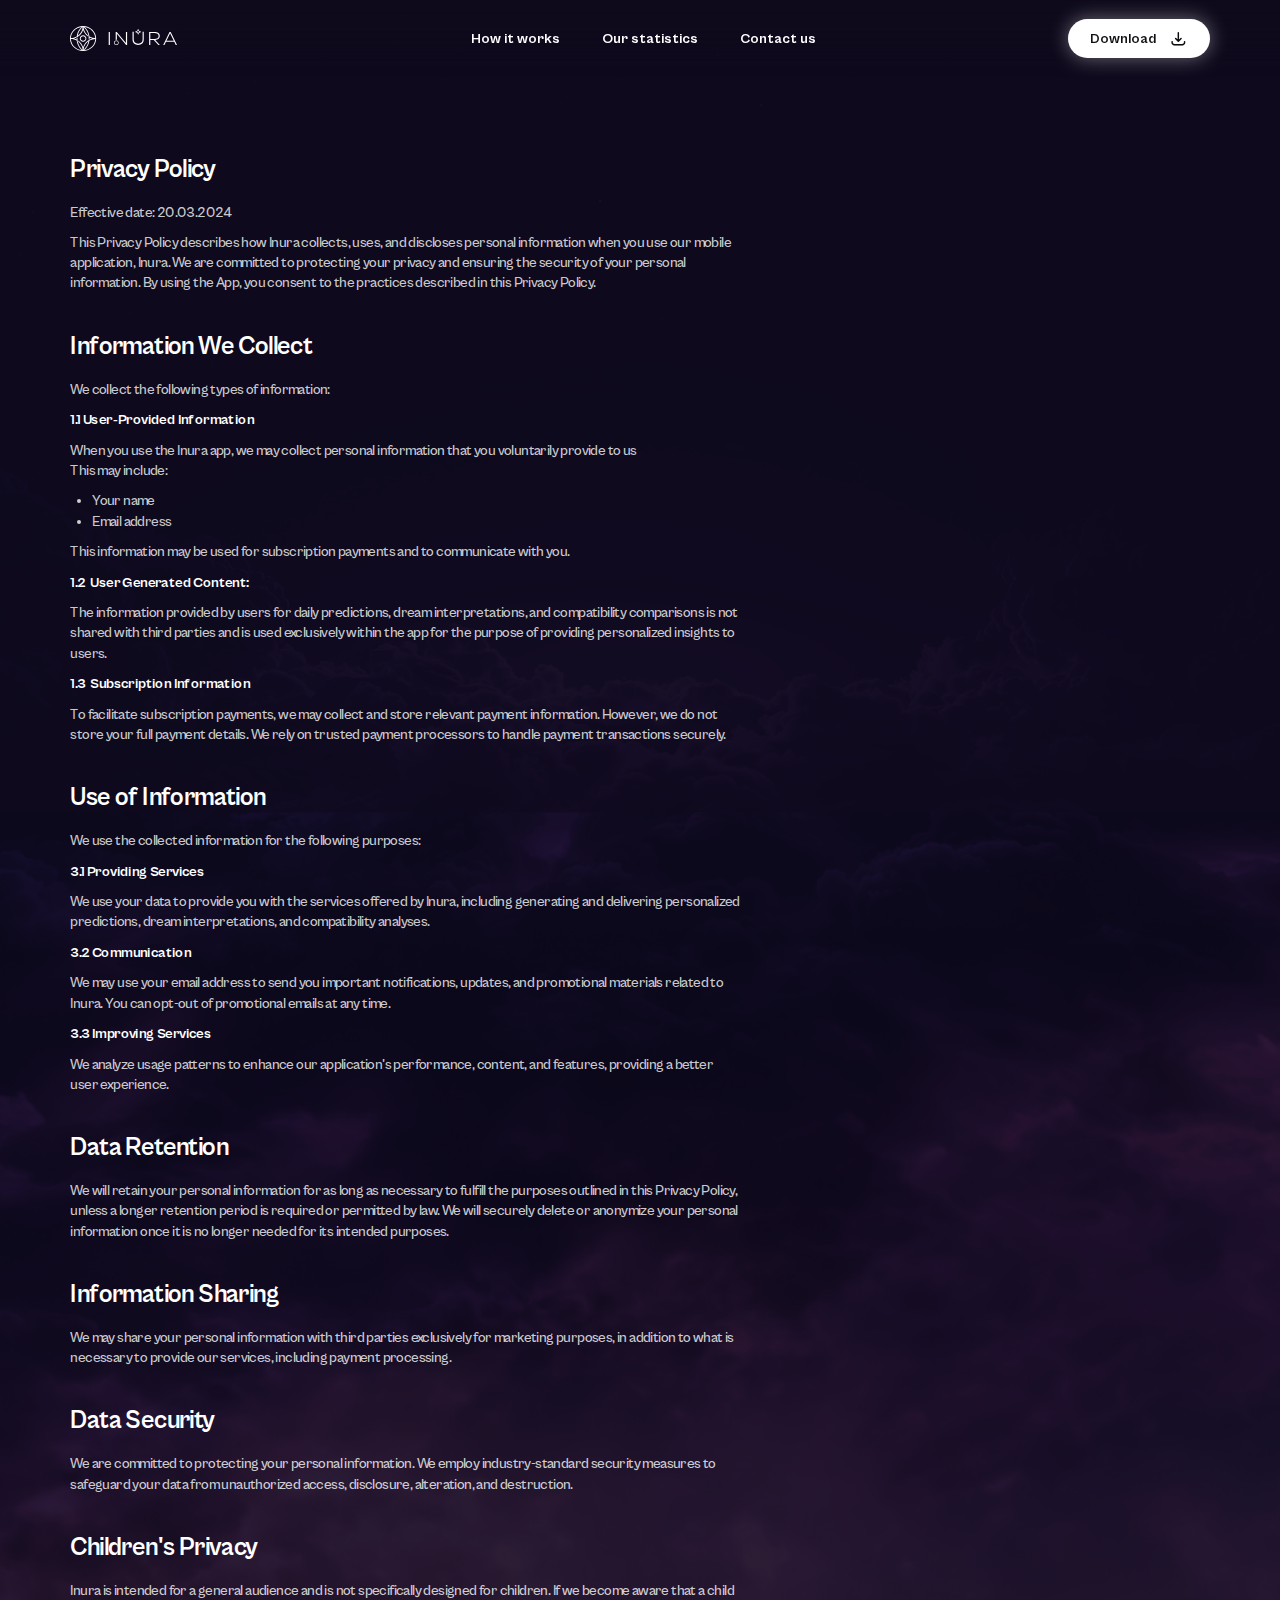
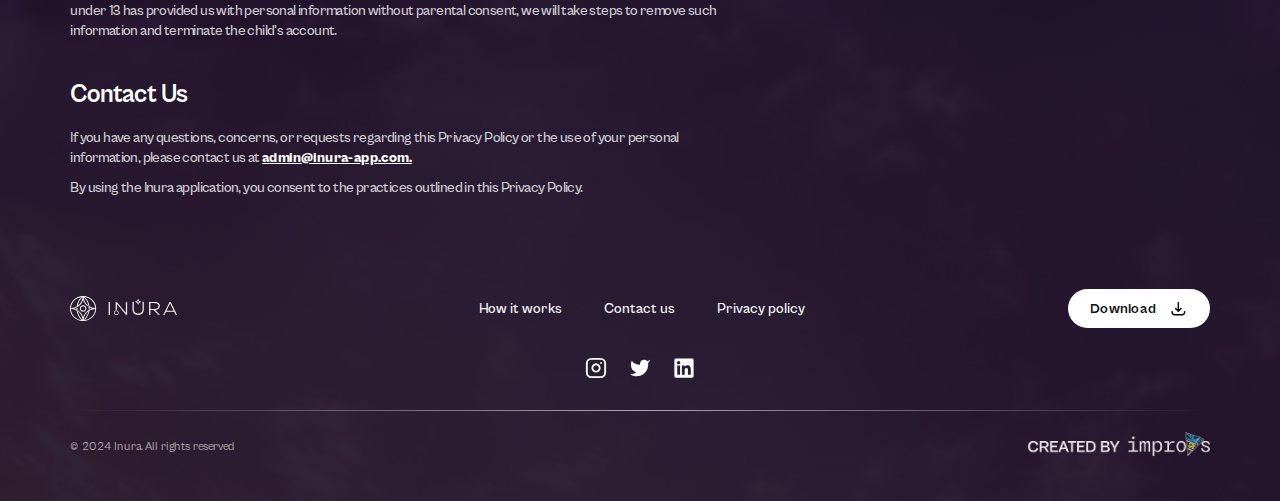
<file: privacy-policy/index.html>
<!DOCTYPE html>
<html lang="en">
  <head>
    <meta charset="UTF-8" />
    <meta name="viewport" content="width=device-width, initial-scale=1.0" />
    <link rel="icon" href="favicon.ico" type="image/x-icon" />
    <link rel="shortcut icon" href="favicon.ico" type="image/x-icon" />

    <!-- OpenGraph Meta Tags -->
    <meta property="og:title" content="Inura | Stars whisper fate's secrets." />
    <meta
      property="og:description"
      content="Step into the realm of divination with Inura. Uncover the mysteries of your future on this fascinating journey into the mystical!"
    />
    <meta property="og:image" content="" />
    <meta property="og:type" content="website" />

    <title>Inura | Stars whisper fate's secrets.</title>
    <meta
      name="description"
      content="Step into the realm of divination with Inura. Uncover the mysteries of your future on this fascinating journey into the mystical!"
    />
    <!-- OpenGraph Meta Tags -->

    <!-- Twitter Meta Tags -->
    <meta name="twitter:card" content="summary_large_image" />
    <meta
      name="twitter:title"
      content="Inura | Stars whisper fate's secrets."
    />
    <meta
      name="twitter:description"
      content="Step into the realm of divination with Inura. Uncover the mysteries of your future on this fascinating journey into the mystical!"
    />
    <meta name="twitter:image" content="" />
    <!-- Twitter Meta Tags -->

    <!-- Fonts -->
    <link rel="stylesheet" href="../media/fonts/cabinetGrotesk/style.css" />
    <link rel="stylesheet" href="../media/fonts/revolve/stylesheet.css" />
    <!-- Fonts -->

    <!-- Styles -->
    <link rel="stylesheet" href="../styles/reset.css" />
    <link rel="stylesheet" href="../styles/variables.css" />
    <link rel="stylesheet" href="../styles/global.css" />

    <link rel="stylesheet" href="../styles/components/header.css" />
    <link rel="stylesheet" href="../styles/components/buttons.css" />
    <link rel="stylesheet" href="../styles/components/footer.css" />

    <link rel="stylesheet" href="../styles/style.css" />
    <link rel="stylesheet" href="../styles/styles.mobile.css" />
    <!-- Styles -->

    <script
      src="https://code.jquery.com/jquery-3.7.1.min.js"
      integrity="sha256-/JqT3SQfawRcv/BIHPThkBvs0OEvtFFmqPF/lYI/Cxo="
      crossorigin="anonymous"
    ></script>
  </head>
  <body class="privacy-policy-body">
    <header>
      <img src="../media/images/logo.svg" alt="header icon logo" />
      <nav>
        <a href="../index.html">How it works</a>
        <a href="../index.html">Our statistics</a>
        <a href="../index.html">Contact us</a>
      </nav>
      <button class="button">
        Download
        <svg
          width="20"
          height="21"
          viewBox="0 0 20 21"
          fill="none"
          xmlns="http://www.w3.org/2000/svg"
        >
          <path
            d="M3.32812 13.8367V14.6667C3.32812 15.3297 3.59152 15.9656 4.06036 16.4344C4.5292 16.9033 5.16508 17.1667 5.82812 17.1667H14.1615C14.8245 17.1667 15.4604 16.9033 15.9292 16.4344C16.3981 15.9656 16.6615 15.3297 16.6615 14.6667V13.8333M9.99479 4.25V13.4167M9.99479 13.4167L12.9115 10.5M9.99479 13.4167L7.07812 10.5"
            stroke="#121112"
            stroke-width="1.5"
            stroke-linecap="round"
            stroke-linejoin="round"
          />
          <path
            d="M3.32812 13.8367V14.6667C3.32812 15.3297 3.59152 15.9656 4.06036 16.4344C4.5292 16.9033 5.16508 17.1667 5.82812 17.1667H14.1615C14.8245 17.1667 15.4604 16.9033 15.9292 16.4344C16.3981 15.9656 16.6615 15.3297 16.6615 14.6667V13.8333M9.99479 4.25V13.4167M9.99479 13.4167L12.9115 10.5M9.99479 13.4167L7.07812 10.5"
            stroke="black"
            stroke-opacity="0.2"
            stroke-width="1.5"
            stroke-linecap="round"
            stroke-linejoin="round"
          />
        </svg>
      </button>
      <button class="navTrigger" id="navTrigger">
        <svg viewBox="0 0 64 48">
          <path d="M19,15 L45,15 C70,15 58,-2 49.0177126,7 L19,37"></path>
          <path d="M19,24 L45,24 C61.2371586,24 57,49 41,33 L32,24"></path>
          <path d="M45,33 L19,33 C-8,33 6,-2 22,14 L45,37"></path>
        </svg>
      </button>
      <div class="menu">
        <div class="menuList">
          <ul>
            <li>
              <a href="../index.html">How it works</a>
              <div class="footer-seperator mobile"></div>
            </li>
            <li>
              <a href="../index.html">Our statistics</a>
              <div class="footer-seperator mobile"></div>
            </li>
            <li>
              <a href="../index.html">Contact us</a>
            </li>
          </ul>
          <img src="../media/images/logo.svg" alt="menu icon logo" />
          <img
            class="star"
            src="../media/images/statistics/1.png"
            alt="Star 1"
          />
          <img
            class="star"
            src="../media/images/statistics/2.png"
            alt="Star 2"
          />
          <img
            class="star"
            src="../media/images/statistics/1.png"
            alt="Star 3"
          />
          <img
            class="star"
            src="../media/images/statistics/4.png"
            alt="Star 4"
          />
        </div>
      </div>
    </header>

    <main>
      <section class="privacy-policy">
        <h1>Privacy Policy</h1>
        <p>Effective date: 20.03.2024</p>
        <p>
          This Privacy Policy describes how Inura collects, uses, and discloses
          personal information when you use our mobile application, Inura. We
          are committed to protecting your privacy and ensuring the security of
          your personal information. By using the App, you consent to the
          practices described in this Privacy Policy.
        </p>
        <h5>Information We Collect</h5>
        <p>We collect the following types of information:</p>
        <p><b>1.1 User-Provided Information</b></p>
        <p>
          When you use the Inura app, we may collect personal information that
          you voluntarily provide to us <br />
          This may include:
        </p>
        <ul>
          <li>Your name</li>
          <li>Email address</li>
        </ul>
        <p>
          This information may be used for subscription payments and to
          communicate with you.
        </p>
        <p><b>1.2  User Generated Content:</b></p>
        <p>
          The information provided by users for daily predictions, dream
          interpretations, and compatibility comparisons is not shared with
          third parties and is used exclusively within the app for the purpose
          of providing personalized insights to users.
        </p>
        <p><b>1.3  Subscription Information</b></p>
        <p>
          To facilitate subscription payments, we may collect and store relevant
          payment information. However, we do not store your full payment
          details. We rely on trusted payment processors to handle payment
          transactions securely.
        </p>

        <h5>Use of Information</h5>
        <p>We use the collected information for the following purposes:</p>
        <p><b>3.1 Providing Services</b></p>
        <p>
          We use your data to provide you with the services offered by Inura,
          including generating and delivering personalized predictions, dream
          interpretations, and compatibility analyses.
        </p>
        <p><b>3.2 Communication</b></p>
        <p>
          We may use your email address to send you important notifications,
          updates, and promotional materials related to Inura. You can opt-out
          of promotional emails at any time.
        </p>
        <p><b>3.3 Improving Services</b></p>
        <p>
          We analyze usage patterns to enhance our application's performance,
          content, and features, providing a better user experience.
        </p>

        <h5>Data Retention</h5>
        <p>
          We will retain your personal information for as long as necessary to
          fulfill the purposes outlined in this Privacy Policy, unless a longer
          retention period is required or permitted by law. We will securely
          delete or anonymize your personal information once it is no longer
          needed for its intended purposes.
        </p>

        <h5>Information Sharing</h5>
        <p>
          We may share your personal information with third parties exclusively
          for marketing purposes, in addition to what is necessary to provide
          our services, including payment processing.
        </p>

        <h5>Data Security</h5>
        <p>
          We are committed to protecting your personal information. We employ
          industry-standard security measures to safeguard your data from
          unauthorized access, disclosure, alteration, and destruction.
        </p>

        <h5>Children's Privacy</h5>
        <p>
          Inura is intended for a general audience and is not specifically
          designed for children. If we become aware that a child under 13 has
          provided us with personal information without parental consent, we
          will take steps to remove such information and terminate the child's
          account.
        </p>

        <h5>Contact Us</h5>
        <p>
          If you have any questions, concerns, or requests regarding this
          Privacy Policy or the use of your personal information, please contact
          us at <a href="mailto:admin@inura-app.com">admin@inura-app.com.</a>
        </p>
        <p>
          By using the Inura application, you consent to the practices outlined
          in this Privacy Policy.
        </p>
      </section>
    </main>

    <footer>
      <div class="footer-top header">
        <img src="../media/images/logo.svg" alt="header icon logo" />
        <div class="footer-seperator mobile"></div>
        <nav>
          <a href="../index.html">How it works</a>
          <a href="../index.html">Contact us</a>
          <a href="#">Privacy policy</a>
        </nav>
        <button class="button">
          Download
          <svg
            width="20"
            height="21"
            viewBox="0 0 20 21"
            fill="none"
            xmlns="http://www.w3.org/2000/svg"
          >
            <path
              d="M3.32812 13.8367V14.6667C3.32812 15.3297 3.59152 15.9656 4.06036 16.4344C4.5292 16.9033 5.16508 17.1667 5.82812 17.1667H14.1615C14.8245 17.1667 15.4604 16.9033 15.9292 16.4344C16.3981 15.9656 16.6615 15.3297 16.6615 14.6667V13.8333M9.99479 4.25V13.4167M9.99479 13.4167L12.9115 10.5M9.99479 13.4167L7.07812 10.5"
              stroke="#121112"
              stroke-width="1.5"
              stroke-linecap="round"
              stroke-linejoin="round"
            />
            <path
              d="M3.32812 13.8367V14.6667C3.32812 15.3297 3.59152 15.9656 4.06036 16.4344C4.5292 16.9033 5.16508 17.1667 5.82812 17.1667H14.1615C14.8245 17.1667 15.4604 16.9033 15.9292 16.4344C16.3981 15.9656 16.6615 15.3297 16.6615 14.6667V13.8333M9.99479 4.25V13.4167M9.99479 13.4167L12.9115 10.5M9.99479 13.4167L7.07812 10.5"
              stroke="black"
              stroke-opacity="0.2"
              stroke-width="1.5"
              stroke-linecap="round"
              stroke-linejoin="round"
            />
          </svg>
        </button>
      </div>
      <div class="footer-seperator mobile"></div>
      <div class="socials">
        <a href="">
          <img
            src="../media/icons/socials/instagram.svg"
            alt="Instagram social icon"
          />
        </a>
        <a href="">
          <img
            src="../media/icons/socials/twitter.svg"
            alt="Twitter social icon"
          />
        </a>
        <a href="">
          <img
            src="../media/icons/socials/linkedin.svg"
            alt="Linkedin social icon"
          />
        </a>
      </div>
      <div class="footer-seperator"></div>
      <div class="footer-bottom">
        <p>© 2024 Inura. All rights reserved</p>
        <a href="https://www.improvs.com" target="_blank">
          <img src="../media/icons/improvs.png" alt="" />
        </a>
      </div>
    </footer>

    <script>
      $("#navTrigger").click(function () {
        $(this).toggleClass("active");
        $("header .menu").toggleClass("showMenu");
        if (!$(this).hasClass("active")) {
          $("body").css("overflow", "auto");
        } else {
          $("body").css("overflow", "hidden");
        }
      });
    </script>
  </body>
</html>
</file>
<file: media/fonts/cabinetGrotesk/style.css>
@font-face {
  font-family: "CabinetGrotesk";
  src: url("./CabinetGrotesk-Variable.woff2") format("woff2"),
    url("./CabinetGrotesk-Variable.woff") format("woff"),
    url("./CabinetGrotesk-Variable.ttf") format("truetype");
  font-weight: 100 900;
  font-display: swap;
  font-style: normal;
}

@font-face {
  font-family: "CabinetGrotesk";
  src: url("./CabinetGrotesk-Thin.woff2") format("woff2"),
    url("./CabinetGrotesk-Thin.woff") format("woff"),
    url("./CabinetGrotesk-Thin.ttf") format("truetype");
  font-weight: 100;
  font-display: swap;
  font-style: normal;
}

@font-face {
  font-family: "CabinetGrotesk";
  src: url("./CabinetGrotesk-Extralight.woff2") format("woff2"),
    url("./CabinetGrotesk-Extralight.woff") format("woff"),
    url("./CabinetGrotesk-Extralight.ttf") format("truetype");
  font-weight: 200;
  font-display: swap;
  font-style: normal;
}

@font-face {
  font-family: "CabinetGrotesk";
  src: url("./CabinetGrotesk-Light.woff2") format("woff2"),
    url("./CabinetGrotesk-Light.woff") format("woff"),
    url("./CabinetGrotesk-Light.ttf") format("truetype");
  font-weight: 300;
  font-display: swap;
  font-style: normal;
}

@font-face {
  font-family: "CabinetGrotesk";
  src: url("./CabinetGrotesk-Regular.woff2") format("woff2"),
    url("./CabinetGrotesk-Regular.woff") format("woff"),
    url("./CabinetGrotesk-Regular.ttf") format("truetype");
  font-weight: 400;
  font-display: swap;
  font-style: normal;
}

@font-face {
  font-family: "CabinetGrotesk";
  src: url("./CabinetGrotesk-Medium.woff2") format("woff2"),
    url("./CabinetGrotesk-Medium.woff") format("woff"),
    url("./CabinetGrotesk-Medium.ttf") format("truetype");
  font-weight: 500;
  font-display: swap;
  font-style: normal;
}

@font-face {
  font-family: "CabinetGrotesk";
  src: url("./CabinetGrotesk-Bold.woff2") format("woff2"),
    url("./CabinetGrotesk-Bold.woff") format("woff"),
    url("./CabinetGrotesk-Bold.ttf") format("truetype");
  font-weight: 700;
  font-display: swap;
  font-style: normal;
}

@font-face {
  font-family: "CabinetGrotesk";
  src: url("./CabinetGrotesk-Extrabold.woff2") format("woff2"),
    url("./CabinetGrotesk-Extrabold.woff") format("woff"),
    url("./CabinetGrotesk-Extrabold.ttf") format("truetype");
  font-weight: 800;
  font-display: swap;
  font-style: normal;
}

@font-face {
  font-family: "CabinetGrotesk";
  src: url("./CabinetGrotesk-Black.woff2") format("woff2"),
    url("./CabinetGrotesk-Black.woff") format("woff"),
    url("./CabinetGrotesk-Black.ttf") format("truetype");
  font-weight: 900;
  font-display: swap;
  font-style: normal;
}
</file>
<file: media/fonts/revolve/stylesheet.css>
@font-face {
  font-family: "Revolve";
  src: url("Revolve.ttf") format("truetype"), url("Revolve.otf");
  font-weight: normal;
  font-style: normal;
  font-display: swap;
}
</file>
<file: styles/variables.css>
:root {
  --font-revolve: "Revolve";
  --font-cabinet: "CabinetGrotesk";

  /* spacings */
  --spacing-120: 6.17vw;
  --spacing-100: 5.14vw;
  --spacing-80: 4.11vw;
  --spacing-70: 3.6vw;
  --spacing-64: 3.28vw;
  --spacing-56: 2.88vw;
  --spacing-48: 2.47vw;
  --spacing-40: 2.06vw;
  --spacing-34: 1.74vw;
  --spacing-32: 1.64vw;
  --spacing-30: 1.54vw;
  --spacing-28: 1.46vw;
  --spacing-24: 1.23vw;
  --spacing-22: 1.128vw;
  --spacing-20: 1.03vw;
  --spacing-15: 0.77vw;
  --spacing-12: 0.62vw;
  --spacing-10: 0.51vw;
  --spacing-8: 0.41vw;

  /* --spacing-225: 11.57vw; */
  /* --spacing-140: 7.2vw; */
  /* --spacing-130: 6.68vw; */
  /* --spacing-110: 5.63vw; */
  /* --spacing-90: 4.63vw; */
  /* --spacing-85: 4.3vw; */
  /* --spacing-60: 3.1vw; */
  /* --spacing-36: 1.84vw; */
  /* --spacing-34: 1.74vw; */
  /* --spacing-30: 1.54vw; */
  /* --spacing-27: 1.38vw; */
  /* --spacing-22: 1.128vw; */
  /* --spacing-18: 0.92vw; */
  /* --spacing-16: 0.82vw; */
  /* --spacing-14: 0.72vw; */
  /* --spacing-10: 0.51vw; */
  /* --spacing-8: 0.41vw; */

  /* font-sizes */
  --font-size-128: 6.63vw;
  --font-size-116: 5.94vw;
  --font-size-96: 4.93vw;
  --font-size-84: 4.408vw;
  --font-size-80: 4.11vw;
  --font-size-76: 3.9vw;
  --font-size-70: 3.6vw;
  --font-size-56: 2.88vw;
  --font-size-40: 2.06vw;
  --font-size-36: 1.84vw;
  --font-size-32: 1.64vw;
  --font-size-30: 1.54vw;
  --font-size-26: 1.31vw;
  --font-size-24: 1.23vw;
  --font-size-23: 1.18vw;
  --font-size-22: 1.128vw;
  --font-size-20: 1.03vw;
  --font-size-18: 0.92vw;
  --font-size-16: 0.82vw;
  --font-size-14: 0.72vw;
  --font-size-12: 0.62vw;

  /* --font-size-120: 6.17vw;
  --font-size-116: 5.94vw;
  --font-size-100: 5.14vw;
  --font-size-94: 4.82vw;
  --font-size-80: 4.11vw;
  --font-size-74: 3.8vw;
  --font-size-74: 3.8vw;
  --font-size-64: 3.28vw;
  --font-size-40: 2.06vw;
  --font-size-32: 1.64vw;
  --font-size-28: 1.46vw;

  /* colors */
  --text-white: #fff;
  --text-white-alpha-80: rgba(255, 255, 255, 0.8);
  --text-white-alpha-60: rgba(255, 255, 255, 0.6);
  --text-white-alpha-40: rgba(255, 255, 255, 0.4);
  --text-white-alpha-20: rgba(255, 255, 255, 0.2);
  --text-white-alpha-10: rgba(255, 255, 255, 0.1);
  --text-gray: #fefbf4;
  --text-black: #121112;

  --bg-white: #fff;
  --bg-dark: #0f0a1e;

  /* border-radius */
  --border-radius-default: 30px;
  --border-radius-small: 20px;
  --border-radius-xsmall: 12px;
}

@media (max-width: 480px) {
  :root {
    /* spacings */
    --spacing-305: 305px; /* (305px) */
    --spacing-238: 238px; /* (238px) */
    --spacing-160: 160px; /* (160px) */
    --spacing-120: 120px; /* (120px) */
    --spacing-116: 116px; /* (116px) */
    --spacing-88: 88px; /* (88px) */
    --spacing-86: 86px; /* (86px) */
    --spacing-80: 80px; /* (80px) */
    --spacing-78: 78px; /* (78px) */
    --spacing-74: 74px; /* (74px) */
    --spacing-73: 73px; /* (73px) */
    --spacing-70: 70px; /* (70px) */
    --spacing-64: 64px; /* (64px) */
    --spacing-60: 60px; /* (60px) */
    --spacing-57: 57px; /* (57px) */
    --spacing-56: 56px; /* (56px) */
    --spacing-55: 55px; /* (55px) */
    --spacing-50: 50px; /* (50px) */
    --spacing-48: 48px; /* (48px) */
    --spacing-47: 47px; /* (47px) */
    --spacing-42: 42px; /* (42px) */
    --spacing-40: 40px; /* (40px) */
    --spacing-38: 38px; /* (38px) */
    --spacing-36: 36px; /* (36px) */
    --spacing-34: 34px; /* (34px) */
    --spacing-32: 32px; /* (32px) */
    --spacing-30: 30px; /* (30px) */
    --spacing-28: 28px; /* (28px) */
    --spacing-27: 27px; /* (27px) */
    --spacing-25: 25px; /* (25px) */
    --spacing-24: 24px; /* (24px) */
    --spacing-22: 22px; /* (22px) */
    --spacing-20: 20px; /* (20px) */
    --spacing-18: 18px; /* (18px) */
    --spacing-17: 17px; /* (17px) */
    --spacing-16: 16px; /* (16px) */
    --spacing-15: 15px; /* (15px) */
    --spacing-14: 14px; /* (13px) */
    --spacing-13: 13px; /* (13px) */
    --spacing-12: 12px; /* (12px) */
    --spacing-10: 10px; /* (10px) */
    --spacing-7: 7px; /* (7px) */
    --spacing-6: 6px; /* (6px) */
    --spacing-5: 5px; /* (5px) */

    /* font-sizes */
    /* --font-size-116: 116px;  */
    /* --font-size-120: 120px;  */
    /* --font-size-116: 116px;  */
    /* --font-size-100: 100px;  */
    /* --font-size-94: 94px;  */
    /* --font-size-84: 84px;  */
    /* --font-size-80: 80px;  */
    /* --font-size-74: 74px;  */
    /* --font-size-74: 74px;  */
    /* --font-size-70: 70px;  */
    /* --font-size-64: 64px;  */
    /* --font-size-40: 40px;  */
    /* --font-size-32: 32px;  */
    /* --font-size-30: 30px;  */
    /* --font-size-28: 28px;  */
    /* --font-size-26: 26px;  */
    /* --font-size-20: 20px;  */
    /* --font-size-18: 18px;  */
    /* --font-size-16: 16px;  */
    /* --font-size-15: 15px;  */
    /* --font-size-14: 14px;  */
    /* --font-size-12: 12px;  */

    /* border-radius */
    --block-border-radius: 16px;
    --block-border-radius-small: 12px;
    --block-border-radius-xxs: 8px;
  }
}
</file>
<file: styles/global.css>
* {
  box-sizing: border-box;
  font-family: var(--font-cabinet);
  scrollbar-width: thin;
  scrollbar-color: #9d66d5 transparent;
}

*::-webkit-scrollbar {
  width: 16px;
}

*::-webkit-scrollbar-thumb {
  background-color: #9d66d5;
  border-radius: 20px;
  border: 3px solid transparent;
}

*::-webkit-scrollbar-track {
  background: transparent;
}

h1,
h2,
h3,
h4,
h5,
h6 {
  font-family: var(--font-revolve);
  font-weight: 100;
}

body {
  -webkit-font-smoothing: antialiased;
  background-color: var(--bg-dark);
}

input {
  border: none;
  outline: none;
}

.flex {
  display: flex;
}

.flex.column {
  flex-direction: column;
}

.flex.align-center {
  align-items: center;
}

.flex.justify-center {
  justify-items: center;
}

.text-center {
  text-align: center;
}

.mb-120 {
  margin-bottom: var(--spacing-120);
}

.mb-70 {
  margin-bottom: var(--spacing-70);
}

.mb-60 {
  margin-bottom: var(--spacing-60);
}

.d-none {
  display: none;
}

.border-gradient {
  position: relative;
}

.border-gradient::before {
  content: "";
  position: absolute;
  inset: 0;
  border-radius: inherit;
  padding: 2px 1px 1px; /* control the border thickness */
  background: linear-gradient(
    120deg,
    rgba(255, 255, 255, 1) -100%,
    rgba(255, 255, 255, 0) 50%,
    rgba(255, 255, 255, 1) 200%
  );
  -webkit-mask: linear-gradient(#fff 0 0) content-box, linear-gradient(#fff 0 0);
  -webkit-mask-composite: xor;
  mask-composite: exclude;
  pointer-events: none;
}

.border-gradient.purple::before {
  background: linear-gradient(
    120deg,
    rgba(174, 107, 255, 1) -100%,
    rgba(174, 107, 255, 0) 50%,
    rgba(174, 107, 255, 1) 200%
  );
}

@media (max-width: 480px) {
  .mb-120 {
    margin-bottom: var(--spacing-50);
  }

  .mb-60 {
    margin-bottom: var(--spacing-20);
  }
}
</file>
<file: styles/components/header.css>
:where(header, .header) {
  background-color: transparent;
  position: fixed;
  z-index: 99;
  top: 0;
  left: 0;
  width: 100%;
  display: flex;
  justify-content: space-between;
  align-items: center;
  padding: 1.5% 5.5%;
  background: url("../../media/images/header-gradient.svg") no-repeat center 70% /
    cover;
}

:where(header, .header) > .headerLogo {
  width: 8.4%;
}

:where(header, .header) nav {
  display: flex;
  gap: var(--spacing-64);
  transform: translateX(6%);
}

:where(header, .header) nav a {
  position: relative;
  color: var(--text-white);
  font-size: var(--font-size-22);
  font-weight: 700;
  line-height: 140%;
}

:where(header, .header) nav a::before {
  content: "";
  width: 100%;
  height: 1px;
  background: linear-gradient(
    90deg,
    rgba(255, 255, 255, 1) 0%,
    rgba(255, 255, 255, 0.1) 100%
  );
  position: absolute;
  right: 0;
  top: 100%;
  transform: scaleX(0);
  transition: transform 0.5s ease;
  transform-origin: right;
}

:where(header, .header) nav a:hover::before {
  transform: scaleX(1);
  transform-origin: left;
}

.navTrigger,
header .menu {
  display: none;
}

@media (max-width: 480px) {
  :where(header, .header) {
    padding: 10px 5px 0 20px;
  }

  :where(header, .header) :is(nav, .button) {
    display: none !important;
  }

  :where(header, .header) > .headerLogo {
    width: 90px;
  }

  .navTrigger {
    display: flex;
    width: 60px;
    -webkit-appearence: none;
    -webkit-tap-highlight-color: transparent;
  }

  .navTrigger:focus {
    outline: none;
  }

  .navTrigger svg {
    stroke: var(--bg-white);
    stroke-width: 2px;
    stroke-linecap: round;
    stroke-linejoin: round;
    fill: none;
    width: 100%;
  }

  .navTrigger svg path {
    transition: stroke-dasharray var(--duration, 0.85s) var(--easing, ease)
        var(--delay, 0s),
      stroke-dashoffset var(--duration, 0.85s) var(--easing, ease)
        var(--delay, 0s);
    stroke-dasharray: var(--array-1, 26px) var(--array-2, 100px);
    stroke-dashoffset: var(--offset, 126px);
    transform: translateZ(0);
  }

  .navTrigger svg path:nth-child(2) {
    --duration: 0.7s;
    --easing: ease-in;
    --offset: 100px;
    --array-2: 74px;
  }

  .navTrigger svg path:nth-child(3) {
    --offset: 133px;
    --array-2: 107px;
  }

  .navTrigger.active svg {
    stroke: var(--bg-white);
  }

  .navTrigger.active svg path {
    --offset: 57px;
  }

  .navTrigger.active svg path:nth-child(1),
  .navTrigger.active svg path:nth-child(3) {
    --delay: 0.15s;
    --easing: cubic-bezier(0.2, 0.4, 0.2, 1.1);
  }

  .navTrigger.active svg path:nth-child(2) {
    --duration: 0.4s;
    --offset: 2px;
    --array-1: 1px;
  }

  .navTrigger.active svg path:nth-child(3) {
    --offset: 58px;
  }

  header .menu {
    display: block;
    position: fixed;
    top: 0;
    left: 0;
    width: 100%;
    height: 100%;
    transition: visibility 1s step-end;
    visibility: hidden;
    z-index: -1;
  }

  header .menu .menuList .star {
    position: absolute;
    width: 70px;
    transform: scale(0);
    transition: transform 0.5s ease;
    animation: shine 1s ease infinite alternate;
  }

  @keyframes shine {
    0% {
      opacity: 0.7;
    }
    50% {
      opacity: 1;
    }
    100% {
      opacity: 0.7;
    }
  }

  header .menu .menuList .star:nth-of-type(2) {
    top: 20%;
    left: 20%;
    transition-delay: 1s;
    animation-delay: 0.2s;
  }
  header .menu .menuList .star:nth-of-type(3) {
    top: 31.5%;
    left: 70%;
    transition-delay: 1.3s;
    animation-delay: 0.4s;
  }
  header .menu .menuList .star:nth-of-type(4) {
    top: 52%;
    left: 0%;
    transition-delay: 1.6s;
    animation-delay: 0.6s;
  }
  header .menu .menuList .star:nth-of-type(5) {
    top: 70%;
    left: 40%;
    transition-delay: 1.9s;
    animation-delay: 0.8s;
  }

  header .menu.showMenu {
    transition: visibility 1s step-start;
    visibility: visible;
  }

  header .menu.showMenu .menuList .star {
    transform: scale(1);
  }

  header .menu .menuList {
    background: var(--bg-dark) url("../../media/images/lets-talk/violetBg.png")
      no-repeat center / 150%;
    display: flex;
    flex-direction: column;
    justify-content: space-between;
    padding: 50% 20px 20%;
    -webkit-transform: translateX(100%);
    transform: translateX(100%);
    transition: -webkit-transform 1s cubic-bezier(0.745, 0.065, 0.17, 1);
    transition: transform 1s cubic-bezier(0.745, 0.065, 0.17, 1);
    transition: transform 1s cubic-bezier(0.745, 0.065, 0.17, 1),
      -webkit-transform 1s cubic-bezier(0.745, 0.065, 0.17, 1);
    width: 100%;
    height: 100%;
    text-align: center;
  }

  header .menu .menuList a {
    font-size: 20px;
    color: var(--text-white);
  }

  header .menu .menuList img:not(.star) {
    width: 40%;
    margin: 0 auto;
  }

  header .menu.showMenu .menuList {
    -webkit-transform: translateX(0);
    transform: translateX(0);
  }
}
</file>
<file: styles/components/buttons.css>
.button {
  background-color: var(--bg-white);
  display: flex;
  gap: var(--spacing-20);
  cursor: pointer;
  align-items: center;
  border-radius: var(--border-radius-default);
  padding: var(--spacing-12) var(--spacing-32);
  font-size: var(--font-size-22);
  font-weight: 700;
  line-height: 140%;
  box-shadow: 0px 0px 20px 0px var(--text-white-alpha-40);
  color: var(--text-black);
  border: 1px solid transparent;
  transition: background-color 0.5s ease, color 0.5s ease,
    border-color 0.5s ease, box-shadow 0.5s ease;
}

.button svg path {
  transition: stroke 0.5s ease;
}

.button svg {
  width: var(--spacing-28);
}

.button:hover {
  box-shadow: 0px 0px 20px 0px transparent;
  color: var(--text-white);
  background-color: transparent;
  border-color: var(--text-white);
}

.button:hover svg path {
  stroke: var(--text-white);
}

.button:active {
  color: var(--text-black);
  background-color: var(--bg-white);
  border-color: transparent;
}

.button:active svg path {
  stroke: var(--text-black);
}

.button:disabled {
  box-shadow: 0px 0px 20px 0px transparent;
  background-color: var(--text-white-alpha-20);
  color: var(--text-white-alpha-60);
  pointer-events: none;
}

.button:disabled svg path {
  stroke: var(--text-white-alpha-60);
}

@media (max-width: 480px) {
  .button {
    font-size: 16px;
  }
}
</file>
<file: styles/components/footer.css>
footer {
  padding: 0 7% 3%;
  background-color: var(--bg-dark);
}

footer .footer-top {
  padding: 0;
  position: relative;
  background: transparent;
}

footer .footer-top nav a {
  font-weight: 500;
}

footer .footer-top .button {
  box-shadow: none;
}

.footer-seperator {
  margin: var(--spacing-40) 0 var(--spacing-32);
  height: 1px;
  width: 100%;
  background: rgb(255, 255, 255);
  background: -moz-linear-gradient(
    90deg,
    rgba(255, 255, 255, 0) 0%,
    rgba(255, 255, 255, 0.6) 50%,
    rgba(255, 255, 255, 0) 100%
  );
  background: -webkit-linear-gradient(
    90deg,
    rgba(255, 255, 255, 0) 0%,
    rgba(255, 255, 255, 0.6) 50%,
    rgba(255, 255, 255, 0) 100%
  );
  background: linear-gradient(
    90deg,
    rgba(255, 255, 255, 0) 0%,
    rgba(255, 255, 255, 0.6) 50%,
    rgba(255, 255, 255, 0) 100%
  );
  filter: progid:DXImageTransform.Microsoft.gradient(startColorstr="#ffffff",endColorstr="#ffffff",GradientType=1);
}

.footer-seperator.mobile {
  display: none;
}

footer .footer-bottom {
  display: flex;
  align-items: center;
  justify-content: space-between;
}

footer .footer-bottom p {
  color: var(--text-gray);
  font-size: var(--font-size-18);
  font-weight: 400;
  opacity: 0.65;
}

footer .footer-bottom a {
  width: 16%;
}

footer .footer-bottom a img {
  width: 100%;
}

footer .socials {
  display: flex;
  justify-content: center;
  width: 100%;
  gap: 1.9%;
  margin-top: 2.5%;
}

footer .socials img {
  width: 22px;
}

@media (max-width: 480px) {
  footer {
    padding: 60px 20px !important;
    position: relative;
    z-index: 0;
  }

  footer .footer-top {
    flex-direction: column;
  }

  footer .footer-top > img {
    width: 110px;
  }

  footer .footer-top nav {
    display: flex !important;
    flex-direction: column;
    gap: 24px;
  }

  footer .footer-top nav a {
    font-size: 16px;
    text-align: center;
  }

  .footer-seperator {
    margin: 32px 0;
  }

  .footer-seperator.mobile {
    display: block;
  }

  footer .footer-bottom {
    flex-direction: column-reverse;
  }

  footer .footer-bottom a {
    width: 200px;
    margin-bottom: 24px;
  }

  footer .footer-bottom p {
    font-size: 14px;
  }

  footer .socials {
    gap: 25px;
  }

  footer .socials img {
    width: 24px;
  }
}
</file>
<file: styles/style.css>
/* welcome */
.welcome {
  position: relative;
  height: 100vh;
}

.welcome .overflow-container {
  width: 100%;
  height: 100%;
  position: relative;
  overflow: hidden;
}

.welcome #welcome-bg {
  position: absolute;
  top: 50%;
  left: 50%;
  width: 100%;
  height: 100%;
  transform: translate(-50%, -50%);
  background: url("../media/images/welcome/bgArch.png") no-repeat top/ cover;
  z-index: 2;
  mask-image: radial-gradient(circle, transparent -300%, #fff);
  mask-size: contain;
  mask-repeat: no-repeat;
  will-change: transform, mask-image;
  pointer-events: none;
}

.welcome .sky-content {
  opacity: 1;
  pointer-events: none;
  position: absolute;
  width: 100%;
  height: 100%;
  background: url("../media/images/slider/skyBg.jpeg") no-repeat center / cover;
  display: flex;
  flex-direction: column;
  justify-content: center;
  z-index: 1;
  /* mask-image: radial-gradient(circle, transparent -300%, #fff);
  mask-size: contain;
  mask-repeat: no-repeat;
  will-change: transform, mask-image; */
  /* -webkit-box-shadow: inset 0px -55px 40px -10px #020308;
  box-shadow: inset 0px -55px 40px -10px #020308; */
}

.welcome .sky-content :where(h2, h3) {
  transform: scale(0.8);
  opacity: 0;
  text-align: center;
  font-size: var(--font-size-96);
  text-shadow: 0px 0px 25px var(--text-white);
  color: var(--text-white);
}

.welcome .sky-content h2 {
  margin-bottom: 1%;
}

.welcome .sky-content h3 {
  font-size: var(--font-size-128);
  opacity: 1;
  position: absolute;
  top: 50%;
  left: 50%;
  transform: translate(-50%, 200%);
}

.swiper-container {
  width: 100%;
  transform: translateY(30%) scale(0.85);
  opacity: 0;
  will-change: transform, opacity;
}

.swiper-next,
.swiper-prev {
  cursor: pointer;
  position: absolute;
  left: 50%;
  top: 32vw;
  width: 40px;
  height: 40px;
  background: url("../media/images/slider/arrowLeft.svg") no-repeat center /
    contain;
  transform: translateX(-120%);
}

.swiper-next {
  transform: translateX(20%) rotateY(180deg);
}

.swiper-slide {
  perspective: 1000px;
  transform-style: preserve-3d;
  transition: transform 1.5s ease;
  z-index: 0;
  user-select: none;
  animation: bouncing 3s ease infinite alternate;
}

.swiper-slide div {
  background-repeat: no-repeat;
  background-position: center;
  background-size: cover;
  padding-top: 169%;
  border-radius: 20px;
  transform: translateY(60%) scale(0.6);
  transition: transform 1.5s ease;
  will-change: transform;
  cursor: pointer;
}

@keyframes bouncing {
  from {
    translate: 0 0;
  }

  to {
    translate: 0 7px;
  }
}

.swiper-slide-active {
  z-index: 3;
}

.swiper-slide-active div {
  transform: none;
}

.swiper-slide:has(+ .swiper-slide-prev):hover div {
  transform: rotateX(7deg) rotateY(25deg) skew(35deg, -25deg) scale(0.85, 0.75)
    translate(-15%, 35%);
}

.swiper-slide-prev:hover div {
  transform: rotateY(7deg) skew(15deg, -10deg) scale(0.93) translate(-15%, 13%);
}

.swiper-slide-active:hover div {
  transform: rotateX(-20deg);
}

.swiper-slide-next:hover div {
  transform: rotateY(-7deg) skew(-15deg, 10deg) scale(0.93) translate(15%, 13%);
}

.swiper-slide-next + .swiper-slide:hover div {
  transform: rotateX(7deg) rotateY(-25deg) skew(-35deg, 25deg) scale(0.85, 0.75)
    translate(15%, 35%);
}

.swiper-slide-prev,
.swiper-slide-next {
  z-index: 2;
}

.swiper-slide-prev div {
  transform: rotateY(20deg) skew(15deg, -10deg) scale(0.88) translate(-15%, 13%);
}

.swiper-slide-next div {
  transform: rotateY(-20deg) skew(-15deg, 10deg) scale(0.88) translate(15%, 13%);
}

.swiper-slide-next + .swiper-slide,
.swiper-slide:has(+ .swiper-slide-prev) {
  z-index: 1;
}

.swiper-slide-next + .swiper-slide div {
  transform: rotateX(20deg) rotateY(-25deg) skew(-35deg, 25deg)
    scale(0.75, 0.65) translate(15%, 35%);
}

.swiper-slide:has(+ .swiper-slide-prev) div {
  transform: rotateX(20deg) rotateY(25deg) skew(35deg, -25deg) scale(0.75, 0.65)
    translate(-15%, 35%);
}

.welcome .content {
  color: var(--text-white);
  text-align: center;
  display: flex;
  flex-direction: column;
  align-items: center;
  position: absolute;
  width: 40%;
  top: 18vw;
  left: 50%;
  transform: translateX(-50%);
  z-index: 2;
  pointer-events: all;
}

.welcome .content h1 {
  font-size: var(--font-size-116);
  text-shadow: 0px 0px 40px var(--text-white);
  line-height: 100%;
}

.welcome .content p {
  font-size: var(--font-size-26);
  font-weight: 500;
  line-height: 125%;
  margin-bottom: 2.5vw;
  margin-top: 4vw;
  text-shadow: 0px 0px 8px #000;
}

.welcome .content .button {
  padding: 3px 3px 3px 20px;
}

.welcome .content .button svg {
  width: 38px;
  height: 38px;
  margin-left: 4.7vw;
}

@media (min-width: 1440px) {
  .welcome .content .button svg {
    width: 48px;
    height: 48px;
  }

  .welcome .content .button {
    padding: 4px 4px 4px 20px;
  }
}

.welcome .content .button svg path {
  stroke: none;
}

.welcome .content .button svg circle,
.welcome .content .button svg g path {
  transition: fill 0.5s ease;
}

.welcome .content .button:not(:active):hover svg circle {
  fill: var(--bg-white);
}

.welcome .content .button:not(:active):hover svg g path {
  fill: #121112;
}
/* welcome */

/* phone-section */
.phone-section {
  background: linear-gradient(
    180deg,
    rgba(15, 12, 29, 1) 0%,
    rgb(14 9 27) 100%
  );
  display: flex;
  justify-content: space-between;
  align-items: center;
  padding: 7.8% 8.3%;
  width: 100%;
  height: 100%;
  position: relative;
  box-shadow: inset 0 50px 50px #020308, 0px -100px 60px 50px #020308
}

.overflow-hidden {
  display: none;
}

.phone-section .video-globe {
  position: absolute;
  z-index: 1;
  top: 50%;
  left: 50%;
  width: 55%;
  height: 100%;
  transform: translate(-50%, -50%);
  pointer-events: none;
  will-change: transform;
}

.phone-section .video-globe .mobileVideo {
  display: none;
}

.phone-section .video-slider-container {
  overflow: hidden;
  height: 39.5vw;
  width: 22.5%;
  display: flex;
  border-radius: 35px;
  position: relative;
  z-index: 2;
}

.phone-section .video-slider-container .video-slider {
  width: 100%;
  height: 100%;
}

.phone-section .mockup {
  position: absolute;
  z-index: 3;
  top: 50%;
  left: 50%;
  transform: translate(-50%, -50%);
  width: 20.5%;
  height: 100%;
  background: url("../media/images/phone-block/mockup.png") no-repeat
    center/contain;
}

.phone-section .navigation-swiper {
  color: var(--text-white);
  width: 30%;
}

.phone-section .navigation-swiper ul li {
  font-size: var(--font-size-32);
  color: var(--text-white-alpha-60);
  font-weight: 500;
  margin-bottom: 10%;
  cursor: pointer;
  transition: color 0.5s ease;
  display: flex;
  align-items: center;
  gap: 3.5%;
  position: relative;
}

.phone-section .navigation-swiper ul li .star {
  position: absolute;
  left: -5%;
}

.phone-section .navigation-swiper ul li .star g {
  transform: scale(0);
  transform-origin: center;
  transition: transform 1s cubic-bezier(0, 1.12, 0.59, 1.22);
}

.phone-section .navigation-swiper ul li:last-of-type {
  margin-bottom: 0;
}

.phone-section .navigation-swiper ul li.active {
  color: var(--text-white);
}

.phone-section .navigation-swiper ul li.active .star g {
  transform: scale(1);
}

.phone-section .slide-change-buttons {
  display: none;
}

.phone-section .text-block {
  width: 30%;
  background: linear-gradient(
    283deg,
    rgba(255, 255, 255, 0.01) -3%,
    rgba(255, 255, 255, 0.06) 47.81%,
    rgba(255, 255, 255, 0.01) 97.62%
  );
  padding: 3.6% 2.4%;
  box-shadow: -10px 0px 44px 0px rgba(64, 37, 108, 0.4);
  backdrop-filter: blur(15px);
  -webkit-backdrop-filter: blur(15px);
  color: var(--text-white);
  border-radius: var(--border-radius-default);
  position: relative;
  z-index: 2;
}

.phone-section .text-block h3 {
  font-size: var(--font-size-40);
  margin-bottom: var(--spacing-8);
}

.phone-section .text-block p {
  color: var(--text-white-alpha-60);
  font-weight: 500;
  line-height: 140%;
  font-size: var(--font-size-23);
}
/* phone-section */

/* .statistics */
.statistics {
  position: relative;
  z-index: -1;
  padding-top: 6.9%;
  display: flex;
  flex-direction: column;
  align-items: center;
  height: 116.3vh;
  background: url("../media/images/statistics/statisctisBg.jpeg") no-repeat
    bottom/cover;
}

.statistics h3 {
  font-size: var(--font-size-96);
  color: var(--text-white);
  position: relative;
  z-index: 1;
}

.statistics .cards {
  margin-top: 10.5%;
  display: flex;
  color: var(--text-white);
  padding: 0 8.3%;
  gap: 7.4%;
  position: relative;
}

.statistics .cards .card {
  width: calc(100% / 3);
  position: relative;
  box-shadow: -10px 0px 44px 0px rgba(64, 37, 108, 0.4);
  backdrop-filter: blur(15px);
  -webkit-backdrop-filter: blur(15px);
  padding: 3.2% 2.4%;
  border-radius: var(--border-radius-default);
}

.statistics > img {
  position: absolute;
  top: 11%;
  left: 47%;
  width: 6%;
  object-fit: contain;
  animation: shine 1s ease infinite alternate;
  transform: scale(0);
}

@keyframes shine {
  0% {
    opacity: 0.7;
  }
  50% {
    opacity: 1;
  }
  100% {
    opacity: 0.7;
  }
}

.statistics > img:nth-of-type(2),
.statistics > img:nth-of-type(4) {
  width: 5.5%;
}

.statistics > img:nth-of-type(1) {
  animation-delay: 0;
}

.statistics > img:nth-of-type(2) {
  animation-delay: 0.2s;
}

.statistics > img:nth-of-type(3) {
  animation-delay: 0.4s;
}

.statistics > img:nth-of-type(4) {
  animation-delay: 0.6s;
}

.statistics .cards .card:nth-last-of-type(2) {
  transform: translateY(-32%);
}

.statistics .cards .card h4 {
  font-size: var(--font-size-76);
  line-height: 120%;
}

.statistics .cards .card h5 {
  font-size: var(--font-size-32);
  line-height: 120%;
  margin-top: -3.5%;
  margin-bottom: 8%;
}

.statistics .cards .card p {
  line-height: 140%;
  font-weight: 500;
  color: var(--text-white-alpha-60);
  font-size: var(--font-size-22);
}
/* statistics */

/* download-now */
.download-now {
  display: flex;
  justify-content: center;
  align-items: flex-start;
  height: 307vh;
  background: url("../media/images/download-now/downloadBg.jpeg") no-repeat
    top/cover;
  position: relative;
  padding-bottom: 11%;
}

.download-now .content {
  position: sticky;
  top: 16.5%;
  text-align: center;
  color: var(--text-white);
}

.download-now .content h2 {
  font-size: var(--font-size-128);
  text-shadow: 0px 0px 40px var(--text-white-alpha-80);
  margin-bottom: var(--spacing-28);
}

.download-now .content p {
  font-size: var(--font-size-32);
  font-weight: 500;
}

.download-now .content .download-text {
  font-size: 1.4vw;
  font-weight: 500;
}

.download-now .content .images {
  display: flex;
  justify-content: center;
  margin: 2.6vw 0 1.1vw;
  gap: var(--spacing-34);
}

.download-now .content .images > div {
  display: flex;
  flex-direction: column;
  align-items: center;
  width: 30%;
}

.download-now .content .images > div img {
  max-width: 100%;
  object-fit: contain;
  height: 100%;
}

.download-now .content .images > div .qrImage {
  box-shadow: 0px 0px 40px 0px var(--text-white-alpha-60);
  border-radius: var(--border-radius-xsmall);
  position: relative;
  z-index: -1;
  margin-top: var(--spacing-48);
  width: 80%;
}

/* .download-now .content .images > div:last-of-type {
  align-items: flex-start;
} */
/* download-now */

/* ripples-block */
#ripples {
  height: 100vh;
  background: url("../media/images/taro-block/cardTaroBg.jpeg") no-repeat center /
    cover;
  display: flex;
  align-items: center;
  justify-content: center;
}

.text-center {
  text-align: center;
}

.color-white {
  color: #fff;
}

.box-item {
  position: relative;
  -webkit-backface-visibility: hidden;
  width: 19vw;
}

.flip-box {
  -ms-transform-style: preserve-3d;
  transform-style: preserve-3d;
  -webkit-transform-style: preserve-3d;
  perspective: 1000px;
  -webkit-perspective: 1000px;
}

.taro-card-front,
.taro-card-back {
  background-size: cover;
  background-position: center;
  border-radius: 50px;
  height: 39vw;
  -ms-transition: transform 3s cubic-bezier(0.7, -0.5, 0.3, 1.8);
  transition: transform 3s cubic-bezier(0.7, -0.5, 0.3, 1.8);
  -webkit-transition: transform 3s cubic-bezier(0.7, -0.5, 0.3, 1.8);
  -webkit-backface-visibility: hidden;
  backface-visibility: hidden;
}

.taro-card-front {
  background: url("../media/images/taro-block/cardTaro.jpeg") no-repeat center /
    cover;
  -ms-transform: rotateY(0deg);
  -webkit-transform: rotateY(0deg);
  transform: rotateY(0deg);
  -webkit-transform-style: preserve-3d;
  -ms-transform-style: preserve-3d;
  transform-style: preserve-3d;
}

.flip-box:hover .taro-card-front {
  -ms-transform: rotateY(-180deg);
  -webkit-transform: rotateY(-180deg);
  transform: rotateY(-180deg);
  -webkit-transform-style: preserve-3d;
  -ms-transform-style: preserve-3d;
  transform-style: preserve-3d;
}

.taro-card-back {
  position: absolute;
  top: 0;
  left: 0;
  width: 100%;
  background: url("../media/images/taro-block/cardTaroBack.jpeg") no-repeat
    center / cover;
  -ms-transform: rotateY(180deg);
  -webkit-transform: rotateY(180deg);
  transform: rotateY(180deg);
  -webkit-transform-style: preserve-3d;
  -ms-transform-style: preserve-3d;
  transform-style: preserve-3d;
  display: flex;
  justify-content: center;
  align-items: center;
  padding: 0 10%;
}

.flip-box:hover .taro-card-back {
  -ms-transform: rotateY(0deg);
  -webkit-transform: rotateY(0deg);
  transform: rotateY(0deg);
  -webkit-transform-style: preserve-3d;
  -ms-transform-style: preserve-3d;
  transform-style: preserve-3d;
}

.flip-box-header {
  color: var(--text-white-alpha-80);
  -webkit-perspective: inherit;
  perspective: inherit;
  transform: translateZ(60px) scale(0.94);
  -webkit-transform: translateZ(60px) scale(0.94);
  -ms-transform: translateZ(60px) scale(0.94);
  font-size: var(--font-size-32);
  text-transform: uppercase;
  text-align: center;
}

/* ripples-block */

/* form-block */
.form-block {
  padding: 6.9% 0;
  display: flex;
  flex-direction: column;
  align-items: center;
  position: relative;
  overflow: hidden;
}

.form-block::after {
  content: "";
  position: absolute;
  top: 0;
  left: 50%;
  width: 80%;
  height: 100%;
  transform: translateX(-50%);
  background: url("../media/images/lets-talk/formBg.png") no-repeat center/80%;
  z-index: -1;
}

.form-block img {
  position: absolute;
  object-fit: contain;
  opacity: 0.9;
  z-index: -1;
}

.form-block img:nth-of-type(1) {
  left: 20.6%;
  top: 17.5%;
  width: 7%;
  animation: floating1 3s ease-in-out infinite;
}

@keyframes floating1 {
  0% {
    transform: translate(0, 0);
  }
  50% {
    transform: translate(5px, -5px);
  }
  100% {
    transform: translate(0, 0);
  }
}

.form-block img:nth-of-type(2) {
  right: 14%;
  top: 20%;
  width: 8.5%;
  animation: floating2 5s ease-in-out infinite;
}

@keyframes floating2 {
  0% {
    transform: translate(0, 0);
  }
  50% {
    transform: translate(-10px, 10px);
  }
  100% {
    transform: translate(0, 0);
  }
}

.form-block img:nth-of-type(3) {
  left: 11.5%;
  bottom: 16.5%;
  width: 11%;
  animation: floating3 60s ease-in-out infinite;
}

@keyframes floating3 {
  0% {
    transform: rotate(0deg);
  }
  50% {
    transform: translateX(70%) rotate(-45deg);
  }
  100% {
    transform: rotate(0deg);
  }
}

.form-block img:nth-of-type(4) {
  right: 20%;
  bottom: 11%;
  width: 16%;
  animation: floating4 10s ease-in-out infinite;
}

@keyframes floating4 {
  0% {
    transform: translate(0, 0);
  }
  50% {
    transform: translate(10px, 20px);
  }
  100% {
    transform: translate(0, 0);
  }
}

.form-block h3 {
  color: var(--text-white);
  font-size: var(--font-size-96);
  margin-bottom: var(--spacing-70);
}

.form-block form {
  display: flex;
  flex-direction: column;
  width: 34%;
}

.form-block form input,
.form-block form textarea {
  resize: none;
  border: 1px solid transparent;
  outline: none;
  background-color: rgba(255, 255, 255, 0.06);
  border-radius: var(--border-radius-small);
  color: var(--text-white);
  padding: var(--spacing-22) var(--spacing-24);
  font-size: var(--font-size-22);
  margin-bottom: var(--spacing-32);
  backdrop-filter: blur(12px);
  -webkit-backdrop-filter: blur(12px);
  transition: border-color 0.5s ease, box-shadow 0.5s ease;
}

.form-block form textarea {
  height: 7.7vw;
}

.form-block form input::placeholder,
.form-block form textarea::placeholder {
  color: var(--text-white-alpha-80);
}

.form-block form input:hover,
.form-block form textarea:hover {
  border-color: var(--text-white-alpha-20);
  box-shadow: 0px 0px 20px 0px var(--text-white-alpha-10);
}

.form-block form input:focus,
.form-block form textarea:focus {
  border-color: var(--text-white-alpha-20);
  box-shadow: none;
}

.form-block form label {
  font-size: var(--font-size-16);
  color: var(--text-white);
  padding-bottom: var(--spacing-10);
}

.form-block form label.error-message {
  color: #ef2f6e;
  height: 0;
  padding: 0;
  display: flex;
  align-items: center;
  transform: translateY(-10px);
}

.form-block form label.error-message::before {
  content: "";
  background: url("../media/icons/error.svg") no-repeat center/contain;
  width: var(--spacing-24);
  height: var(--spacing-24);
  display: inline-block;
  transform: translateY(-1px);
  margin-right: 4px;
}

.form-block form button {
  width: max-content;
  margin: var(--spacing-22) auto 0;
}
/* form-block */

/* privacy-policy */
.privacy-policy-body {
  background: var(--bg-dark) url("../media/images/privacy/bg.png") no-repeat
    center/cover;
}

.privacy-policy-body footer {
  background-color: transparent;
  padding: 0 5.5% 3%;
}

.privacy-policy {
  padding: 12% 42% 6.3% 5.5%;
  color: var(--text-white);
}

.privacy-policy :is(h1, h2, h3, h4, h5, h6) {
  font-family: var(--font-cabinet);
}

.privacy-policy :is(h1, h5) {
  font-size: 1.97vw;
  font-weight: 700;
  letter-spacing: -0.6px;
  margin-bottom: 1.4vw;
}

.privacy-policy h5 {
  margin-top: 2.9vw;
}

.privacy-policy p,
.privacy-policy ul li {
  font-weight: 500;
  line-height: 140%;
  font-size: 1.13vw;
  color: var(--text-white-alpha-80);
  letter-spacing: -0.6px;
  margin-bottom: 0.8vw;
}

.privacy-policy p b {
  color: var(--text-white);
  font-weight: 700;
}

.privacy-policy ul {
  padding-left: 1.7vw;
  margin-bottom: 0.8vw;
}

.privacy-policy ul li {
  list-style-type: disc;
  margin-bottom: 0;
}

.privacy-policy a {
  text-decoration: underline;
  font-weight: 800;
  color: var(--text-white);
}
/* privacy-policy */

.overflow-hidden-mobile {
  display: block;
  width: 100%;
  overflow: hidden;
}

/* circles-block */

/* circles-block */
</file>
<file: styles/styles.mobile.css>
@media (max-width: 480px) {
  /* welcome */
  .welcome .content {
    width: 80%;
    top: 33vh;
  }

  .welcome .content h1 {
    font-size: 54px;
  }

  .welcome .content p {
    font-size: 14px;
    margin-top: 30vw;
    margin-bottom: 60px;
  }

  .welcome .content .button {
    padding: 5px 5px 5px 20px;
    gap: 0;
  }

  .welcome .content .button svg {
    width: 48px;
    height: 48px;
    margin-left: 82px;
  }

  .welcome #arch {
    transform-origin: center 30%;
    transform: scale(0.55);
  }

  .swiper-container {
    margin-top: 5%;
  }

  .swiper-next,
  .swiper-prev {
    top: 110%;
    z-index: 10;
  }

  .welcome .sky-content h2 {
    font-size: 48px;
  }

  .welcome .sky-content h3 {
    font-size: 50px;
    width: 85%;
    transform: translate(-50%, 275%);
  }

  .welcome .sky-content h3 br {
    display: none;
  }
  /* welcome */

  /* download-now */
  .download-now {
    padding-top: 30%;
    padding-bottom: 50%;
    height: 423vh;
  }

  .download-now .content {
    top: 35%;
  }

  .download-now .content h2 {
    font-size: 48px;
    margin-bottom: 10px;
  }

  .download-now .content p {
    font-size: 24px;
  }

  .download-now .content .images {
    margin-top: 38px;
    margin-bottom: 0;
    flex-direction: column;
    gap: 15px;
  }

  .download-now .content .images > div {
    width: 100%;
    align-items: center !important;
  }

  .download-now .content .images > div img {
    width: 220px;
    max-width: unset;
  }

  .download-now .content :is(.images .qrImage, .download-text) {
    display: none;
  }
  /* download-now */

  /* phone-section */
  .phone-section {
    flex-direction: column;
    padding: 60px 24px;
    height: 100vh;
  }

  .phone-section .video-slider-container {
    position: absolute;
    width: 185px;
    height: 389px;
    top: 21%;
  }

  .phone-section .mockup {
    width: 200px;
    height: 400px;
    top: 20%;
    transform: translate(-50%, 0);
  }

  .phone-section .navigation-swiper {
    order: 4;
    width: 100%;
    margin-top: 24px;
  }

  .phone-section .navigation-swiper ul {
    display: flex;
    width: 100%;
    justify-content: space-between;
  }

  .phone-section .navigation-swiper ul li {
    font-size: 0;
    margin-bottom: 0;
  }

  .phone-section .navigation-swiper ul li .star {
    left: -18px;
  }

  .phone-section .slide-change-buttons {
    display: flex;
    justify-content: space-between;
    width: 80%;
    position: absolute;
    z-index: 2;
    top: 40%;
  }

  .phone-section .slide-change-buttons #playPrevChapter {
    transform: rotateY(180deg);
  }

  .phone-section .slide-change-buttons button {
    font-size: 0;
    transition: scale 0.2s ease;
    opacity: 0.6;
  }

  .phone-section .slide-change-buttons button:active {
    scale: 0.9;
  }

  .phone-section .slide-change-buttons img {
    width: 36px;
    border-radius: 50%;
    box-shadow: 0px 0px 20px 0px var(--text-white-alpha-40);
  }

  .phone-section .text-block {
    width: 100%;
    margin-top: auto;
    backdrop-filter: unset;
    -webkit-backdrop-filter: unset;
    background: unset;
    box-shadow: unset;
    text-align: center;
    padding: 0;
  }

  .phone-section .text-block::before {
    display: none;
  }

  .phone-section .text-block h3 {
    margin-top: 45px;
    font-size: 20px;
    margin-bottom: 4px;
  }

  .phone-section .text-block p {
    font-size: 13px;
  }

  .phone-section .video-globe {
    width: 140%;
    height: 100%;
  }
  /* phone-section */

  /* statistics */
  .statistics {
    padding: 25% 20px;
    height: 160vh;
    overflow: hidden;
  }

  .statistics > img {
    display: none;
  }

  .statistics > img:nth-of-type(1),
  .statistics > img:nth-of-type(3),
  .statistics > img:nth-of-type(4) {
    display: block;
    width: 64px;
  }

  .statistics h3 {
    font-size: 48px;
  }

  .statistics .cards {
    flex-direction: column;
    width: 100%;
    padding: 0;
    margin-top: 43px;
    gap: 60px;
  }

  .statistics .cards .card {
    width: 100%;
    padding: 40px 28px;
    text-align: center;
    transform: none !important;
  }

  .statistics .cards .card h4 {
    font-size: 56px;
  }

  .statistics .cards .card h5 {
    font-size: 24px;
    margin-bottom: 16px;
  }

  .statistics .cards .card p {
    font-size: 16px;
  }
  /* statistics */

  /* form-block */
  .form-block {
    padding: 35% 20px;
  }

  .form-block::after {
    width: 100%;
    background-size: 120%;
  }

  .form-block h3 {
    font-size: 48px;
  }

  .form-block form {
    width: 100%;
  }

  .form-block form input,
  .form-block form textarea {
    font-size: 16px;
    padding: 16px;
    margin-bottom: 24px;
  }

  .form-block form textarea {
    height: 110px;
  }

  .form-block form label {
    font-size: 12px;
    padding-bottom: 4px;
  }

  .form-block form label.error-message {
    transform: translateY(-14px);
  }

  .form-block form label.error-message::before {
    width: 15px;
    height: 15px;
  }

  .form-block form .button {
    width: 100%;
    margin: 36px 0 0;
    justify-content: center;
    padding: 15px 0;
  }

  .form-block img {
    z-index: -10;
  }

  .form-block img:nth-of-type(1) {
    left: -10%;
    top: 35%;
    width: 22%;
  }

  .form-block img:nth-of-type(2) {
    right: -5%;
    top: -5%;
    width: 32%;
  }

  .form-block img:nth-of-type(3) {
    left: unset;
    right: 0;
    bottom: 26%;
    width: 40%;
  }

  .form-block img:nth-of-type(4) {
    display: none;
  }
  /* form-block */

  /* privacy-policy */
  .privacy-policy {
    padding: 30% 20px 6.3%;
  }

  .privacy-policy :is(h1, h5) {
    font-size: 24px;
    margin-bottom: 20px;
  }

  .privacy-policy h5 {
    margin-top: 20px;
  }

  .privacy-policy p,
  .privacy-policy ul li {
    font-size: 16px;
    margin-bottom: 10px;
  }

  .privacy-policy ul {
    margin-bottom: 10px;
    padding-left: 25px;
  }

  .privacy-policy ul li {
    margin-bottom: 0;
  }
  /* privacy-policy */

  /* circles-block */
  #circles {
    background-size: cover;
  }

  #circles .content-block h3 {
    font-size: 16px;
    width: 45%;
  }

  #circles .content-block h3 br {
    display: none;
  }

  #circles .card {
    width: 70%;
    padding: 12px;
  }

  #circles .card h4 {
    font-size: 15px;
  }

  #circles .card p {
    font-size: 12px;
  }

  #circles .logo {
    background-size: 75%;
    transform: scale(0.5);
  }

  #circles .card:nth-of-type(1) {
    top: 10%;
    left: 20px;
    transform: translate(10%, 180%) scale(0.3);
  }

  #circles .card:nth-of-type(2) {
    top: 33%;
    right: 20px;
    transform: translate(-10%, 0%) scale(0.3);
  }

  #circles .card:nth-of-type(3) {
    bottom: 21%;
    right: unset;
    left: 20px;
    transform: translate(5%, -85%) scale(0.3);
  }

  #circles .card:nth-of-type(4) {
    top: 88%;
    left: unset;
    transform: translate(0%, -260%) scale(0.3);
    right: 20px;
  }
  /* circles-block */

  /* .overflow-hidden-mobile {
    display: block;
    width: 100vw;
    overflow: hidden;
  } */
}
</file>
